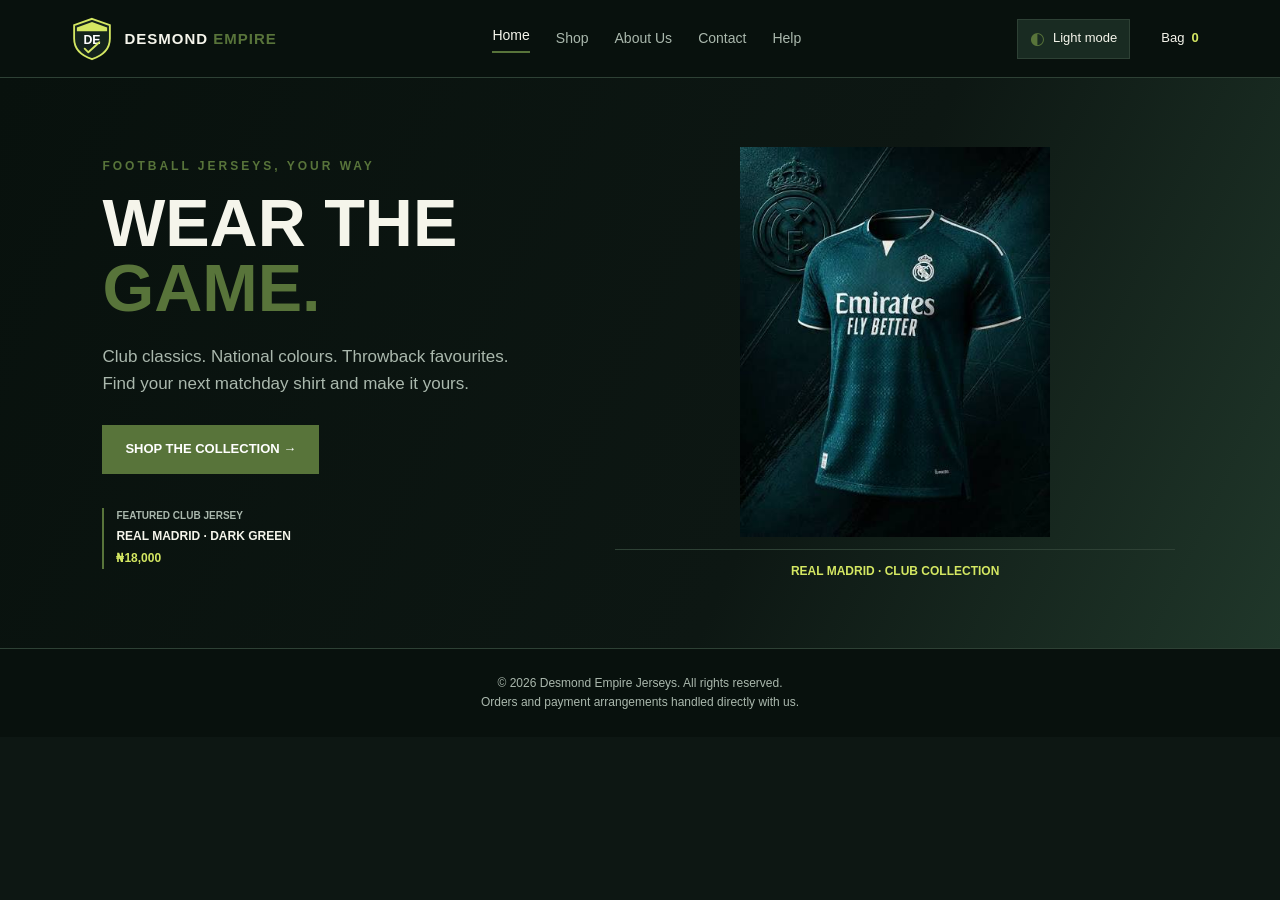
<file: Jersey website/index.html>
<!DOCTYPE html>
<html lang="en" data-theme="dark">
<head>
  <meta charset="UTF-8">
  <meta name="viewport" content="width=device-width, initial-scale=1.0">
  <meta name="description" content="Desmond Empire Jerseys. Find your next matchday shirt and browse club, national, and retro collections.">
  <title>Desmond Empire Jerseys</title>
  <link rel="stylesheet" href="style.css">
  <link rel="stylesheet" href="site.css">
</head>
<body>
  <header class="navbar">
    <a href="index.html" class="brand" aria-label="Desmond Empire Jerseys home">
      <img src="images/brand-mark.svg" alt="" class="brand-mark">
      <span>DESMOND <b>EMPIRE</b></span>
    </a>
    <button class="menu-toggle" id="menuToggle" aria-label="Toggle navigation" aria-expanded="false">☰</button>
    <nav id="navMenu" aria-label="Main navigation">
      <a href="index.html" aria-current="page">Home</a>
      <a href="shop.html">Shop</a>
      <a href="about.html">About Us</a>
      <a href="contact.html">Contact</a>
      <a href="help.html">Help</a>
    </nav>
    <button class="theme-toggle" id="themeToggle" type="button" aria-pressed="false" aria-label="Switch to light mode">
      <span aria-hidden="true">◐</span><span class="theme-label">Light mode</span>
    </button>
    <button class="bag-button" id="cartOpen" type="button" aria-haspopup="dialog" aria-controls="cartDialog">
      Bag <span class="bag-count" id="cartCount">0</span>
    </button>
  </header>

  <main>
    <section class="hero" id="home">
      <div class="hero-content">
        <p class="eyebrow">FOOTBALL JERSEYS, YOUR WAY</p>
        <h1>WEAR THE<br><span>GAME.</span></h1>
        <p>Club classics. National colours. Throwback favourites. Find your next matchday shirt and make it yours.</p>
        <a href="shop.html" class="btn">SHOP THE COLLECTION <span aria-hidden="true">→</span></a>
        <div class="hero-feature-meta">
          <span>FEATURED CLUB JERSEY</span>
          <strong>REAL MADRID · DARK GREEN</strong>
          <span>₦18,000</span>
        </div>
      </div>
      <figure class="hero-image">
        <img src="images/real-madrid-jersey.jpg" alt="Real Madrid dark green football jersey">
        <figcaption class="image-credit">REAL MADRID · CLUB COLLECTION</figcaption>
      </figure>
    </section>

  </main>

  <dialog class="store-dialog cart-dialog" id="cartDialog" aria-labelledby="cartTitle">
    <div class="dialog-header">
      <div>
        <p class="eyebrow">YOUR SELECTION</p>
        <h2 id="cartTitle">Shopping bag</h2>
      </div>
      <div class="cart-header-actions">
        <button class="clear-bag-button" id="clearBag" type="button" disabled>CLEAR BAG</button>
        <button class="icon-button" type="button" data-close-dialog aria-label="Close bag">×</button>
      </div>
    </div>
    <div class="dialog-content" id="cartItems"></div>
    <form class="cart-summary" id="checkoutDetails">
      <div class="cart-total-row"><span>Estimated total</span><strong id="cartTotal">₦0</strong></div>
      <div class="checkout-fields">
        <label for="checkoutName">Full name</label>
        <input id="checkoutName" name="name" autocomplete="name" maxlength="100" required>
        <label for="checkoutPhone">Phone number</label>
        <input id="checkoutPhone" name="phone" type="tel" autocomplete="tel" maxlength="40" required>
        <label for="checkoutAddress">Delivery address</label>
        <textarea id="checkoutAddress" name="address" autocomplete="street-address" maxlength="500" rows="2" required></textarea>
      </div>
      <div class="checkout-actions">
        <button class="btn" type="submit" name="order-channel" value="whatsapp" disabled>CONTINUE TO WHATSAPP</button>
        <button class="btn btn-outline" type="submit" name="order-channel" value="email" disabled>EMAIL ORDER</button>
      </div>
      <p>Choose either option to open a ready-to-send order. Availability, delivery charges, and final arrangements are confirmed with us.</p>
    </form>
  </dialog>

  <dialog class="store-dialog email-draft-dialog" id="emailDraftDialog" aria-labelledby="emailDraftTitle">
    <div class="dialog-header">
      <div>
        <p class="eyebrow">ORDER EMAIL</p>
        <h2 id="emailDraftTitle">Your email draft</h2>
      </div>
      <button class="icon-button" type="button" data-close-dialog aria-label="Close email draft">×</button>
    </div>
    <div class="email-draft-content">
      <label for="emailOrderRecipient">To</label>
      <input id="emailOrderRecipient" type="email" value="Nifemidesmond28@gmail.com" readonly>
      <label for="emailOrderSubject">Subject</label>
      <input id="emailOrderSubject" type="text" readonly>
      <label for="emailOrderBody">Order details</label>
      <textarea id="emailOrderBody" rows="12" readonly></textarea>
      <div class="email-draft-actions">
        <a class="btn" id="openEmailApp" href="mailto:Nifemidesmond28@gmail.com">OPEN EMAIL APP</a>
        <button class="btn btn-outline" id="copyEmailDraft" type="button">COPY DETAILS</button>
      </div>
      <p id="emailCopyStatus" class="email-copy-status" aria-live="polite">Opening your email app creates a draft. You still need to send it.</p>
    </div>
  </dialog>

  <dialog class="store-dialog product-dialog" id="productDialog" aria-labelledby="productDialogTitle">
    <button class="icon-button product-dialog-close" type="button" data-close-dialog aria-label="Close product details">×</button>
    <div id="productDetails"></div>
  </dialog>

  <footer>
    <p>© <span id="year"></span> Desmond Empire Jerseys. All rights reserved.</p>
    <p>Orders and payment arrangements handled directly with us.</p>
  </footer>
  <script src="script.js"></script>
</body>
</html>
</file>
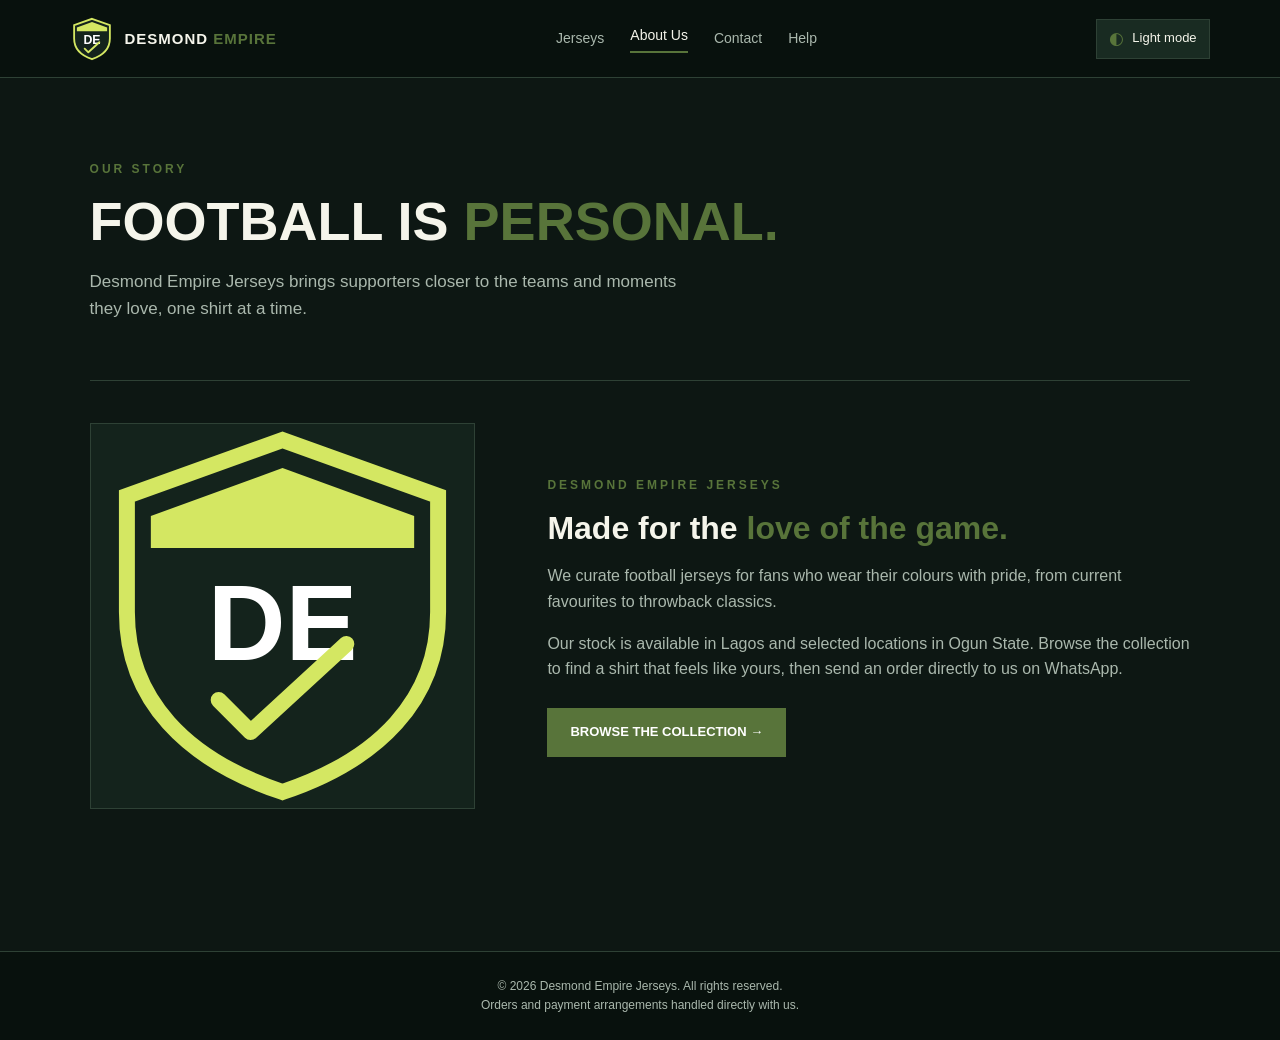
<file: Jersey website/about.html>
<!DOCTYPE html>
<html lang="en" data-theme="dark">
<head>
  <meta charset="UTF-8">
  <meta name="viewport" content="width=device-width, initial-scale=1.0">
  <meta name="description" content="Learn about Desmond Empire Jerseys and our football shirt collection.">
  <title>About Us | Desmond Empire Jerseys</title>
  <link rel="stylesheet" href="style.css">
  <link rel="stylesheet" href="site.css">
</head>
<body>
  <header class="navbar">
    <a href="index.html" class="brand" aria-label="Desmond Empire Jerseys home">
      <img src="images/brand-mark.svg" alt="" class="brand-mark">
      <span>DESMOND <b>EMPIRE</b></span>
    </a>
    <button class="menu-toggle" id="menuToggle" aria-label="Toggle navigation" aria-expanded="false">☰</button>
    <nav id="navMenu" aria-label="Main navigation">
      <a href="index.html">Jerseys</a>
      <a href="about.html" aria-current="page">About Us</a>
      <a href="contact.html">Contact</a>
      <a href="help.html">Help</a>
    </nav>
    <button class="theme-toggle" id="themeToggle" type="button" aria-pressed="false" aria-label="Switch to light mode">
      <span aria-hidden="true">◐</span><span class="theme-label">Light mode</span>
    </button>
  </header>

  <main class="inner-page about-page">
    <section class="page-heading">
      <p class="eyebrow">OUR STORY</p>
      <h1>FOOTBALL IS <span>PERSONAL.</span></h1>
      <p>Desmond Empire Jerseys brings supporters closer to the teams and moments they love, one shirt at a time.</p>
    </section>
    <section class="about-content">
      <div class="about-logo-panel">
        <img src="images/brand-mark.svg" alt="Desmond Empire Jerseys monogram">
      </div>
      <div class="about-copy">
        <p class="eyebrow">DESMOND EMPIRE JERSEYS</p>
        <h2>Made for the <span>love of the game.</span></h2>
        <p>We curate football jerseys for fans who wear their colours with pride, from current favourites to throwback classics.</p>
        <p>Our stock is available in Lagos and selected locations in Ogun State. Browse the collection to find a shirt that feels like yours, then send an order directly to us on WhatsApp.</p>
        <a class="btn" href="shop.html">BROWSE THE COLLECTION <span aria-hidden="true">→</span></a>
      </div>
    </section>
  </main>

  <footer>
    <p>© <span id="year"></span> Desmond Empire Jerseys. All rights reserved.</p>
    <p>Orders and payment arrangements handled directly with us.</p>
  </footer>
  <script src="script.js"></script>
</body>
</html>
</file>
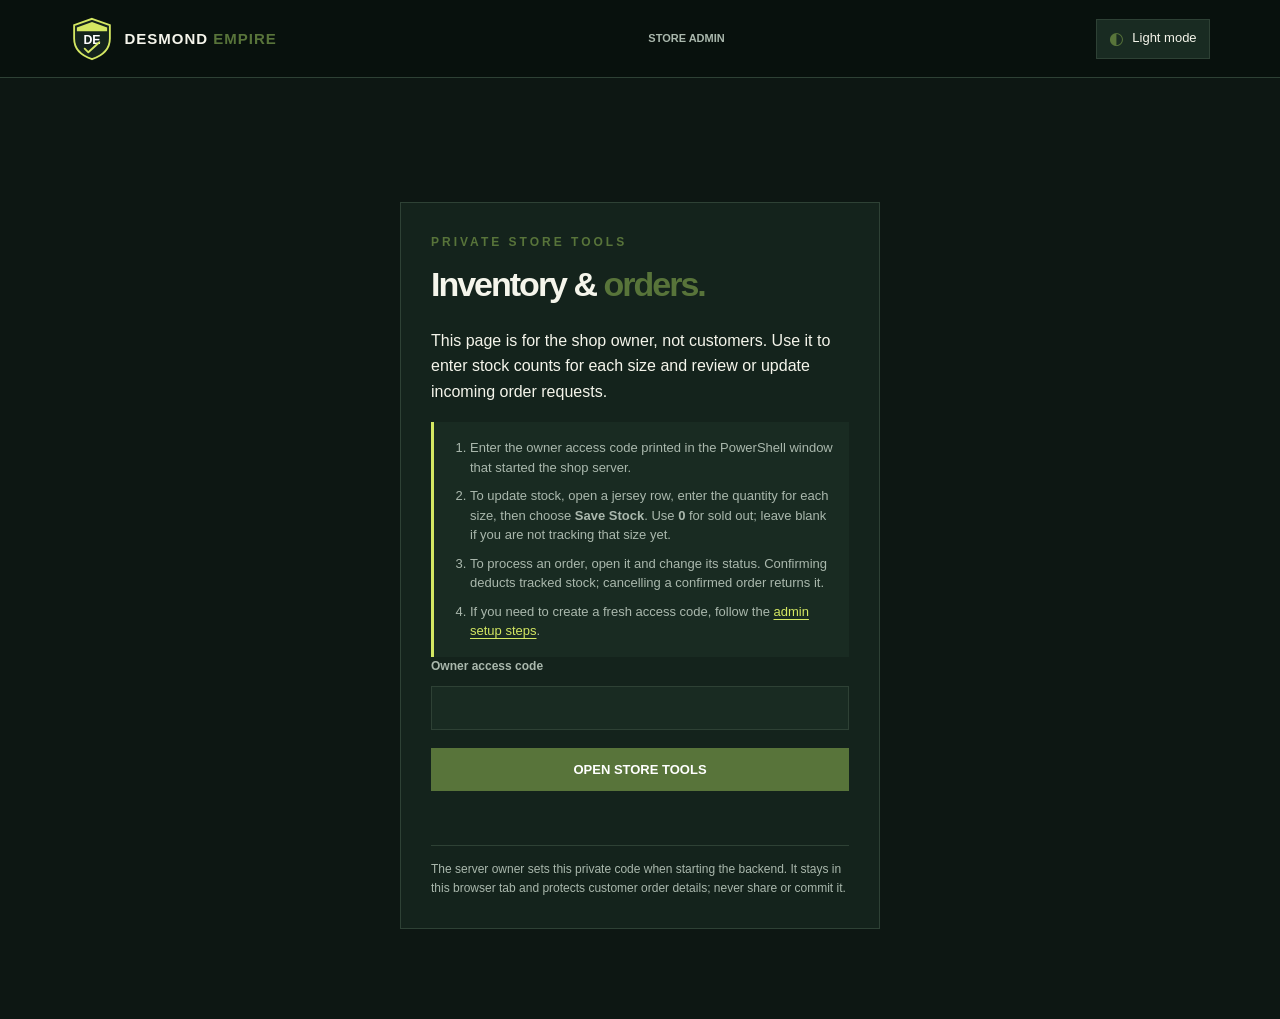
<file: Jersey website/admin.html>
<!DOCTYPE html>
<html lang="en" data-theme="dark">
<head>
  <meta charset="UTF-8">
  <meta name="viewport" content="width=device-width, initial-scale=1.0">
  <meta name="robots" content="noindex, nofollow">
  <title>Store Admin | Desmond Empire Jerseys</title>
  <link rel="stylesheet" href="style.css">
  <link rel="stylesheet" href="site.css">
</head>
<body class="admin-body">
  <header class="navbar admin-navbar">
    <a href="index.html" class="brand" aria-label="Back to Desmond Empire Jerseys">
      <img src="images/brand-mark.svg" alt="" class="brand-mark">
      <span>DESMOND <b>EMPIRE</b></span>
    </a>
    <span class="admin-label">STORE ADMIN</span>
    <button class="theme-toggle" id="themeToggle" type="button" aria-pressed="false" aria-label="Switch to light mode">
      <span aria-hidden="true">◐</span><span class="theme-label">Light mode</span>
    </button>
  </header>

  <main class="admin-main">
    <section class="admin-login" id="adminLoginSection">
      <p class="eyebrow">PRIVATE STORE TOOLS</p>
      <h1>Inventory &amp; <span>orders.</span></h1>
      <p class="admin-intro">This page is for the shop owner, not customers. Use it to enter stock counts for each size and review or update incoming order requests.</p>
      <ol class="admin-quick-guide">
        <li>Enter the owner access code printed in the PowerShell window that started the shop server.</li>
        <li>To update stock, open a jersey row, enter the quantity for each size, then choose <strong>Save Stock</strong>. Use <strong>0</strong> for sold out; leave blank if you are not tracking that size yet.</li>
        <li>To process an order, open it and change its status. Confirming deducts tracked stock; cancelling a confirmed order returns it.</li>
        <li>If you need to create a fresh access code, follow the <a href="ADMIN-SETUP.md" target="_blank" rel="noreferrer">admin setup steps</a>.</li>
      </ol>
      <form id="adminLoginForm" class="admin-login-form">
        <label for="adminToken">Owner access code</label>
        <input id="adminToken" type="password" autocomplete="current-password" required>
        <button class="btn" type="submit">OPEN STORE TOOLS</button>
      </form>
      <p id="adminMessage" class="admin-message" aria-live="polite"></p>
      <p class="admin-security-note">The server owner sets this private code when starting the backend. It stays in this browser tab and protects customer order details; never share or commit it.</p>
    </section>

    <section id="adminDashboard" class="admin-dashboard" hidden>
      <div class="admin-page-heading">
        <div>
          <p class="eyebrow">STORE MANAGEMENT</p>
          <h1>Inventory &amp; <span>orders.</span></h1>
        </div>
        <button class="text-button" id="adminSignOut" type="button">SIGN OUT</button>
      </div>
      <p id="dashboardMessage" class="admin-message" aria-live="polite"></p>

      <section class="admin-how-to" aria-labelledby="adminHowToTitle">
        <h2 id="adminHowToTitle">Quick guide</h2>
        <ol>
          <li>Open a product row. Enter how many you have in each size, then choose <strong>Save Stock</strong>.</li>
          <li>Leave a size blank if you are not tracking it. Enter <strong>0</strong> if sold out.</li>
          <li>Open an order under Recent orders to review the jersey, size, badge, customer, and delivery address.</li>
          <li>Confirm only when ready; confirmation deducts stock. Mark it dispatched after sending, or completed when done. Cancelling a confirmed order restores stock.</li>
        </ol>
      </section>

      <section class="admin-section" aria-labelledby="inventoryTitle">
        <div class="admin-section-heading">
          <div>
            <p class="eyebrow">PRODUCTS</p>
            <h2 id="inventoryTitle">Size-level stock</h2>
          </div>
          <button class="text-button" id="refreshAdmin" type="button">REFRESH</button>
        </div>
        <p class="admin-help">Blank means stock is not tracked. Enter a count, including 0 when sold out, then save the product.</p>
        <div id="inventoryList" class="admin-inventory-list"></div>
      </section>

      <section class="admin-section" aria-labelledby="ordersTitle">
        <div class="admin-section-heading">
          <div>
            <p class="eyebrow">WHATSAPP CHECKOUT REQUESTS</p>
            <h2 id="ordersTitle">Recent orders</h2>
          </div>
        </div>
        <div id="ordersList" class="admin-orders-list"></div>
      </section>
    </section>
  </main>

  <script src="script.js"></script>
  <script src="admin.js"></script>
</body>
</html>
</file>
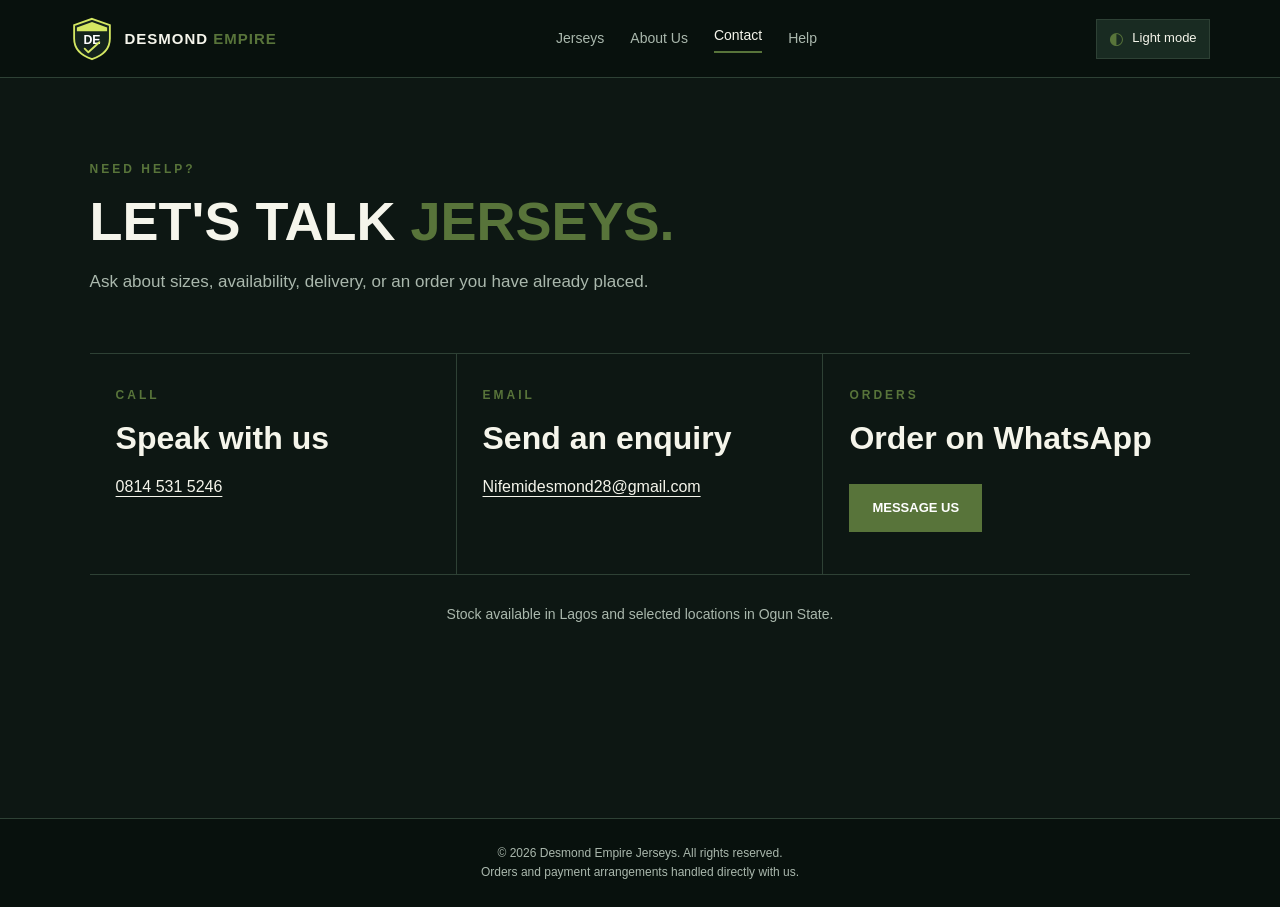
<file: Jersey website/contact.html>
<!DOCTYPE html>
<html lang="en" data-theme="dark">
<head>
  <meta charset="UTF-8">
  <meta name="viewport" content="width=device-width, initial-scale=1.0">
  <meta name="description" content="Contact Desmond Empire Jerseys about an order or jersey availability.">
  <title>Contact | Desmond Empire Jerseys</title>
  <link rel="stylesheet" href="style.css">
  <link rel="stylesheet" href="site.css">
</head>
<body>
  <header class="navbar">
    <a href="index.html" class="brand" aria-label="Desmond Empire Jerseys home">
      <img src="images/brand-mark.svg" alt="" class="brand-mark">
      <span>DESMOND <b>EMPIRE</b></span>
    </a>
    <button class="menu-toggle" id="menuToggle" aria-label="Toggle navigation" aria-expanded="false">☰</button>
    <nav id="navMenu" aria-label="Main navigation">
      <a href="index.html">Jerseys</a>
      <a href="about.html">About Us</a>
      <a href="contact.html" aria-current="page">Contact</a>
      <a href="help.html">Help</a>
    </nav>
    <button class="theme-toggle" id="themeToggle" type="button" aria-pressed="false" aria-label="Switch to light mode">
      <span aria-hidden="true">◐</span><span class="theme-label">Light mode</span>
    </button>
  </header>

  <main class="inner-page contact-page">
    <section class="page-heading">
      <p class="eyebrow">NEED HELP?</p>
      <h1>LET'S TALK <span>JERSEYS.</span></h1>
      <p>Ask about sizes, availability, delivery, or an order you have already placed.</p>
    </section>
    <section class="contact-options">
      <article class="contact-option">
        <p class="eyebrow">CALL</p>
        <h2>Speak with us</h2>
        <a href="tel:08145315246">0814 531 5246</a>
      </article>
      <article class="contact-option">
        <p class="eyebrow">EMAIL</p>
        <h2>Send an enquiry</h2>
        <a href="mailto:Nifemidesmond28@gmail.com">Nifemidesmond28@gmail.com</a>
      </article>
      <article class="contact-option">
        <p class="eyebrow">ORDERS</p>
        <h2>Order on WhatsApp</h2>
        <a class="btn" href="https://wa.me/2348145315246" target="_blank" rel="noreferrer">MESSAGE US</a>
      </article>
    </section>
    <p class="stock-note">Stock available in Lagos and selected locations in Ogun State.</p>
  </main>

  <footer>
    <p>© <span id="year"></span> Desmond Empire Jerseys. All rights reserved.</p>
    <p>Orders and payment arrangements handled directly with us.</p>
  </footer>
  <script src="script.js"></script>
</body>
</html>
</file>
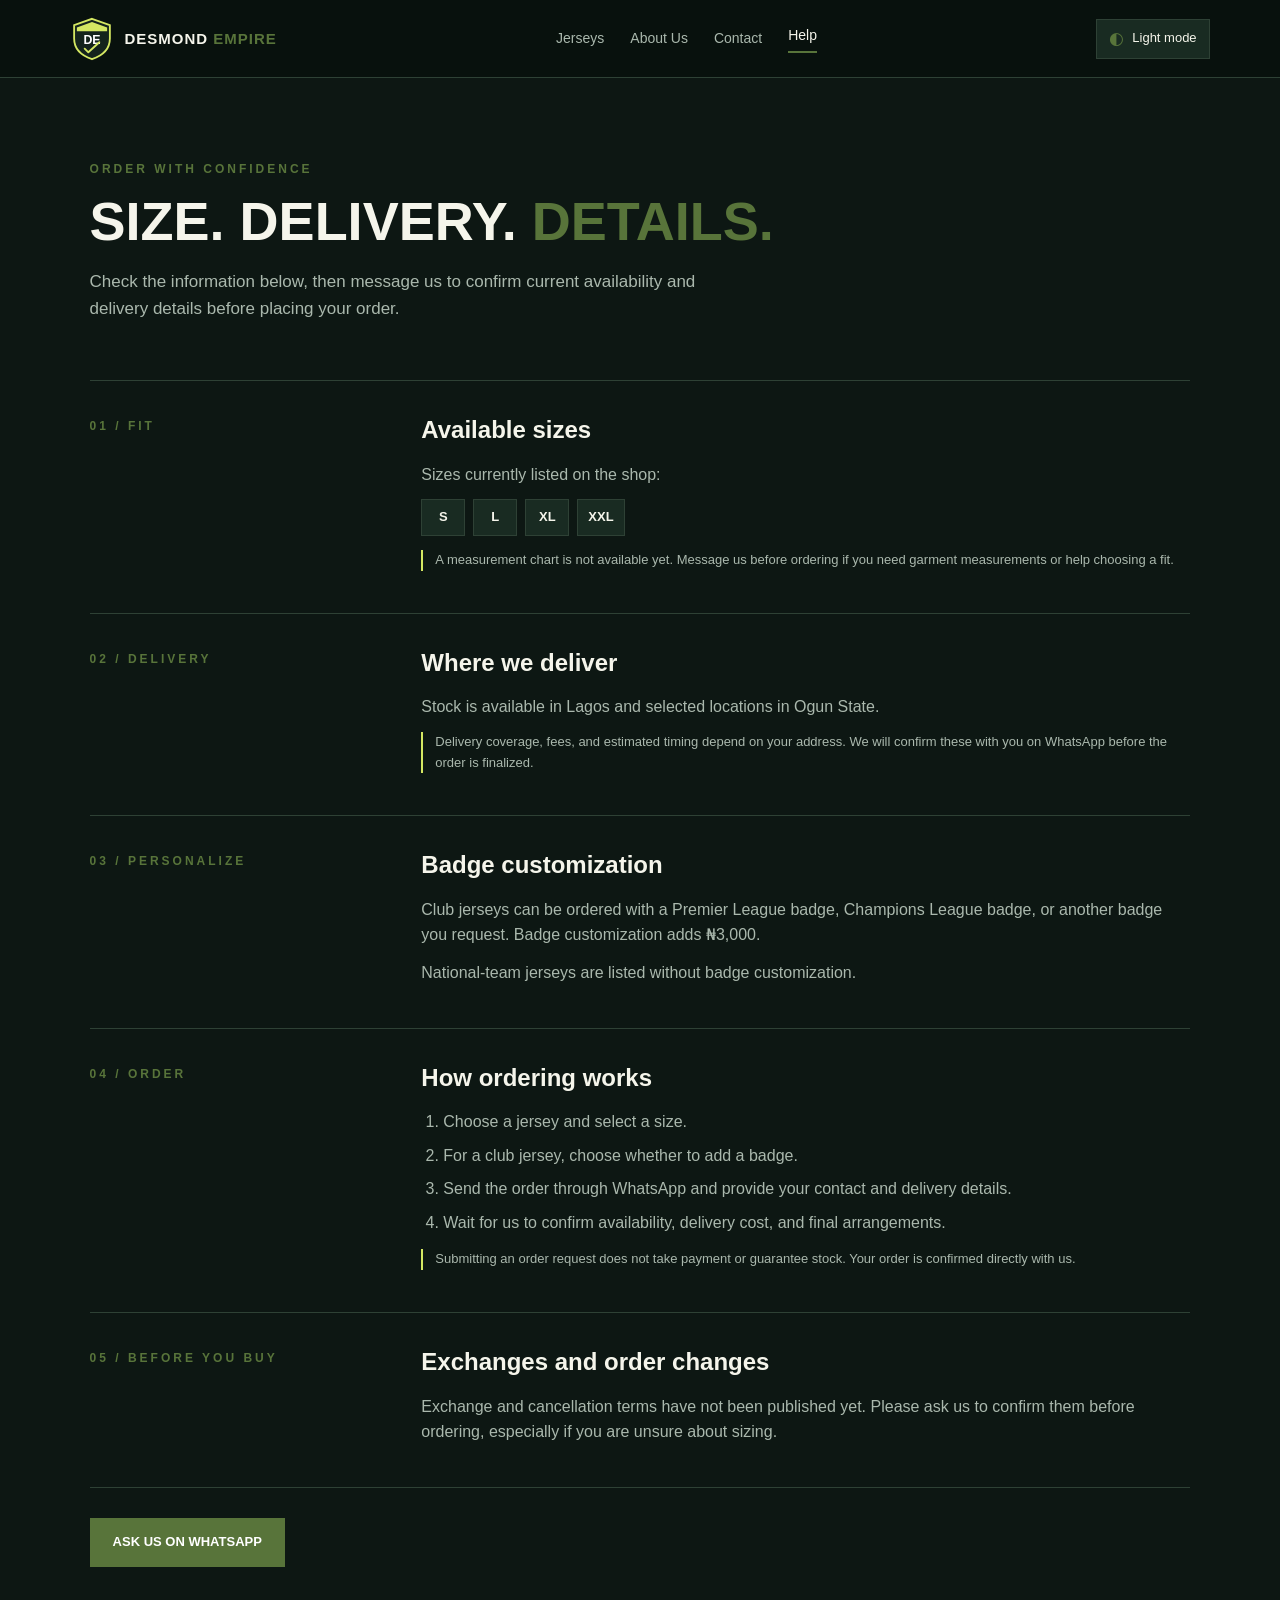
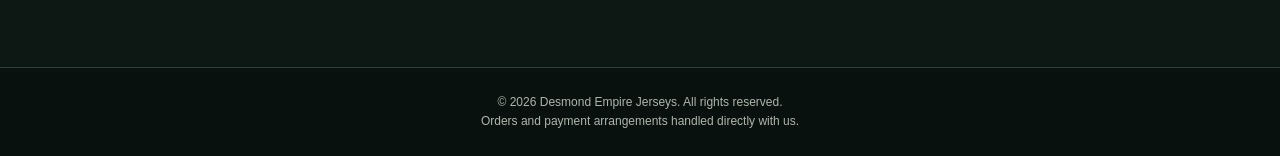
<file: Jersey website/help.html>
<!DOCTYPE html>
<html lang="en" data-theme="dark">
<head>
  <meta charset="UTF-8">
  <meta name="viewport" content="width=device-width, initial-scale=1.0">
  <meta name="description" content="Jersey sizing, delivery, badge customization, and ordering information for Desmond Empire Jerseys.">
  <title>Help & Ordering | Desmond Empire Jerseys</title>
  <link rel="stylesheet" href="style.css">
  <link rel="stylesheet" href="site.css">
</head>
<body>
  <header class="navbar">
    <a href="index.html" class="brand" aria-label="Desmond Empire Jerseys home">
      <img src="images/brand-mark.svg" alt="" class="brand-mark">
      <span>DESMOND <b>EMPIRE</b></span>
    </a>
    <button class="menu-toggle" id="menuToggle" aria-label="Toggle navigation" aria-expanded="false">☰</button>
    <nav id="navMenu" aria-label="Main navigation">
      <a href="index.html">Jerseys</a>
      <a href="about.html">About Us</a>
      <a href="contact.html">Contact</a>
      <a href="help.html" aria-current="page">Help</a>
    </nav>
    <button class="theme-toggle" id="themeToggle" type="button" aria-pressed="false" aria-label="Switch to light mode">
      <span aria-hidden="true">◐</span><span class="theme-label">Light mode</span>
    </button>
  </header>

  <main class="inner-page help-page">
    <section class="page-heading">
      <p class="eyebrow">ORDER WITH CONFIDENCE</p>
      <h1>SIZE. DELIVERY. <span>DETAILS.</span></h1>
      <p>Check the information below, then message us to confirm current availability and delivery details before placing your order.</p>
    </section>

    <div class="help-sections">
      <section class="help-section" aria-labelledby="sizesTitle">
        <p class="eyebrow">01 / FIT</p>
        <h2 id="sizesTitle">Available sizes</h2>
        <p>Sizes currently listed on the shop:</p>
        <ul class="size-list" aria-label="Available jersey sizes">
          <li>S</li>
          <li>L</li>
          <li>XL</li>
          <li>XXL</li>
        </ul>
        <p class="help-note">A measurement chart is not available yet. Message us before ordering if you need garment measurements or help choosing a fit.</p>
      </section>

      <section class="help-section" aria-labelledby="deliveryTitle">
        <p class="eyebrow">02 / DELIVERY</p>
        <h2 id="deliveryTitle">Where we deliver</h2>
        <p>Stock is available in Lagos and selected locations in Ogun State.</p>
        <p class="help-note">Delivery coverage, fees, and estimated timing depend on your address. We will confirm these with you on WhatsApp before the order is finalized.</p>
      </section>

      <section class="help-section" aria-labelledby="customTitle">
        <p class="eyebrow">03 / PERSONALIZE</p>
        <h2 id="customTitle">Badge customization</h2>
        <p>Club jerseys can be ordered with a Premier League badge, Champions League badge, or another badge you request. Badge customization adds ₦3,000.</p>
        <p>National-team jerseys are listed without badge customization.</p>
      </section>

      <section class="help-section" aria-labelledby="orderTitle">
        <p class="eyebrow">04 / ORDER</p>
        <h2 id="orderTitle">How ordering works</h2>
        <ol class="order-steps">
          <li>Choose a jersey and select a size.</li>
          <li>For a club jersey, choose whether to add a badge.</li>
          <li>Send the order through WhatsApp and provide your contact and delivery details.</li>
          <li>Wait for us to confirm availability, delivery cost, and final arrangements.</li>
        </ol>
        <p class="help-note">Submitting an order request does not take payment or guarantee stock. Your order is confirmed directly with us.</p>
      </section>

      <section class="help-section" aria-labelledby="changesTitle">
        <p class="eyebrow">05 / BEFORE YOU BUY</p>
        <h2 id="changesTitle">Exchanges and order changes</h2>
        <p>Exchange and cancellation terms have not been published yet. Please ask us to confirm them before ordering, especially if you are unsure about sizing.</p>
      </section>
    </div>

    <a class="btn help-contact" href="https://wa.me/2348145315246" target="_blank" rel="noreferrer">ASK US ON WHATSAPP</a>
  </main>

  <footer>
    <p>© <span id="year"></span> Desmond Empire Jerseys. All rights reserved.</p>
    <p>Orders and payment arrangements handled directly with us.</p>
  </footer>
  <script src="script.js"></script>
</body>
</html>
</file>
<file: Jersey website/style.css>
/* DESMOND EMPIRE JERSEYS */

:root {
  --dark: #111318;
  --card: #1b1e25;
  --red: #e53935;
  --white: #ffffff;
  --muted: #b8bac3;
}

* {
  margin: 0;
  padding: 0;
  box-sizing: border-box;
}

html {
  scroll-behavior: smooth;
  scroll-padding-top: 90px;
}

body {
  font-family: Arial, Helvetica, sans-serif;
  background: var(--dark);
  color: var(--white);
  line-height: 1.6;
}

a {
  color: inherit;
  text-decoration: none;
}

.navbar {
  min-height: 78px;
  padding: 15px 7%;
  display: flex;
  justify-content: space-between;
  align-items: center;
  gap: 20px;
  background: #0b0c0f;
  position: sticky;
  top: 0;
  z-index: 10;
}

.brand {
  display: flex;
  align-items: center;
  gap: 12px;
  font-size: 15px;
  font-weight: 800;
  letter-spacing: 1px;
}

.brand b,
h1 span,
h2 span {
  color: var(--red);
}

.logo-placeholder {
  width: 46px;
  height: 46px;
  border: 1px dashed var(--red);
  display: grid;
  place-items: center;
  text-align: center;
  font-size: 8px;
  color: var(--muted);
}

.navbar nav {
  display: flex;
  align-items: center;
  gap: 28px;
}

.navbar nav a {
  font-size: 14px;
  color: var(--muted);
}

.navbar nav a:hover {
  color: var(--red);
}

.menu-toggle {
  display: none;
  color: white;
  background: none;
  border: 0;
  font-size: 27px;
  cursor: pointer;
}

.hero {
  min-height: 540px;
  padding: 65px 7%;
  display: grid;
  grid-template-columns: 1fr 1fr;
  align-items: center;
  gap: 40px;
  background: radial-gradient(ellipse at 80% 45%,
    #302027 0%, #111318 65%);
}

.hero-content {
  max-width: 550px;
}

.eyebrow {
  color: var(--red);
  font-weight: bold;
  font-size: 12px;
  letter-spacing: 3px;
  margin-bottom: 14px;
}

h1 {
  font-size: clamp(44px, 6vw, 76px);
  line-height: 1.04;
  letter-spacing: -2px;
  margin-bottom: 22px;
}

.hero-content > p:not(.eyebrow) {
  color: var(--muted);
  max-width: 430px;
  margin-bottom: 28px;
}

.btn {
  display: inline-block;
  background: var(--red);
  color: white;
  padding: 13px 22px;
  border: 1px solid var(--red);
  font-weight: bold;
  font-size: 13px;
  cursor: pointer;
  text-align: center;
  transition: 0.2s;
}

.btn:hover {
  background: #bf2724;
  border-color: #bf2724;
  transform: translateY(-2px);
}

.btn-outline {
  background: transparent;
  margin-left: 8px;
}

.btn-outline:hover {
  background: var(--red);
}

.hero-image {
  width: 100%;
  max-width: 500px;
  justify-self: center;
}

.image-placeholder {
  aspect-ratio: 4 / 5;
  min-height: 280px;
  border: 1px dashed #62636c;
  background: linear-gradient(145deg, #242730, #111318);
  display: flex;
  flex-direction: column;
  align-items: center;
  justify-content: center;
  gap: 8px;
  text-align: center;
  color: var(--muted);
  padding: 20px;
}

.image-placeholder span {
  font-size: 12px;
  font-weight: bold;
}

.image-placeholder small {
  font-size: 11px;
}

.section {
  padding: 80px 7%;
}

.section-heading {
  text-align: center;
  margin-bottom: 38px;
}

.section-heading h2,
.contact h2 {
  font-size: clamp(28px, 4vw, 42px);
  line-height: 1.2;
  margin-bottom: 12px;
}

.section-heading > p:last-child,
.contact > p:not(.eyebrow) {
  color: var(--muted);
}

.product-grid {
  display: grid;
  grid-template-columns: repeat(3, minmax(0, 1fr));
  gap: 24px;
}

.product-card {
  background: var(--card);
  border: 1px solid #30323b;
  overflow: hidden;
}

.product-image {
  width: 100%;
  aspect-ratio: 4 / 4.5;
  background: #252832;
  display: grid;
  place-items: center;
  padding: 18px;
  color: var(--muted);
  text-align: center;
  font-size: 12px;
  border-bottom: 1px solid #30323b;
}

.product-image img {
  width: 100%;
  height: 100%;
  object-fit: contain;
}

.product-info {
  padding: 20px;
}

.product-info h3 {
  font-size: 18px;
  margin-bottom: 5px;
}

.product-info p {
  color: var(--muted);
  font-size: 13px;
  margin-bottom: 12px;
}

.product-price {
  font-size: 18px;
  font-weight: bold;
  margin-bottom: 16px;
}

.product-info .btn {
  width: 100%;
}

.collection-tagline {
  text-align: center;
  margin-top: 35px;
  color: #e53935;
  font-size: 12px;
  font-weight: bold;
  letter-spacing: 2px;
}

.stock-note {
  margin-top: 18px;
  color: var(--muted);
  text-align: center;
  font-size: 14px;
}

.how {
  background: #171920;
}

.steps {
  display: grid;
  grid-template-columns: repeat(3, minmax(0, 1fr));
  gap: 22px;
}

.step {
  padding: 26px;
  border: 1px solid #333540;
  background: var(--dark);
}

.step h3 {
  color: var(--red);
  margin-bottom: 12px;
}

.step p {
  color: var(--muted);
  font-size: 14px;
}

.contact {
  text-align: center;
}

.contact > p:not(.eyebrow) {
  margin-bottom: 25px;
}

footer {
  text-align: center;
  padding: 25px 7%;
  border-top: 1px solid #30323b;
  color: var(--muted);
  font-size: 12px;
}

@media (max-width: 800px) {
  .navbar {
    padding: 14px 5%;
  }

  .menu-toggle {
    display: block;
  }

  .navbar nav {
    display: none;
    position: absolute;
    top: 100%;
    left: 0;
    width: 100%;
    padding: 20px 5%;
    background: #0b0c0f;
    flex-direction: column;
    align-items: flex-start;
    gap: 18px;
  }

  .navbar nav.open {
    display: flex;
  }

  .hero {
    grid-template-columns: 1fr;
    padding: 55px 6%;
  }

  .hero-image {
    max-width: 380px;
    width: 100%;
  }

  .product-grid {
    grid-template-columns: repeat(2, minmax(0, 1fr));
    gap: 14px;
  }

  .steps {
    grid-template-columns: 1fr;
  }

  .section {
    padding: 60px 5%;
  }
}

@media (max-width: 420px) {
  .brand {
    font-size: 12px;
    gap: 8px;
  }

  .logo-placeholder {
    width: 38px;
    height: 38px;
  }

  .product-grid {
    grid-template-columns: 1fr;
  }

  .product-card {
    max-width: 340px;
    width: 100%;
    margin: 0 auto;
  }

  .btn-outline {
    margin: 12px 0 0;
  }
}
</file>
<file: Jersey website/site.css>
:root {
  color-scheme: dark;
  --dark: #0d1713;
  --card: #14231c;
  --white: #f5f5eb;
  --muted: #aab8ad;
  --line: #2e4135;
  --nav: #08110d;
  --soft: #192b22;
  --hero-glow: #20372a;
  --red: #58743a;
  --accent: #d4e762;
}

:root[data-theme="light"] {
  color-scheme: light;
  --dark: #f0f2e9;
  --card: #ffffff;
  --white: #18231a;
  --muted: #59675b;
  --line: #d2dbcd;
  --nav: #fbfcf7;
  --soft: #e6eddf;
  --hero-glow: #dce8d1;
  --red: #4e6c32;
  --accent: #78922f;
}

body {
  background: var(--dark);
  color: var(--white);
  overflow-x: hidden;
  transition: background-color .2s ease, color .2s ease;
}

.navbar {
  min-height: 78px;
  padding: 12px 5.5%;
  display: flex;
  justify-content: space-between;
  background: var(--nav);
  border-bottom: 1px solid var(--line);
  transition: background-color .2s ease;
}

.brand {
  flex: 0 0 auto;
  gap: 10px;
  letter-spacing: 1px;
}

.brand-mark {
  display: block;
  width: 44px;
  height: 44px;
  object-fit: contain;
}

.navbar nav {
  justify-content: center;
  flex: 1 1 auto;
  gap: 26px;
}

.navbar nav a {
  color: var(--muted);
  transition: color .15s ease;
}

.navbar nav a[aria-current="page"],
.navbar nav a:hover {
  color: var(--white);
}

.navbar nav a[aria-current="page"]::after {
  content: "";
  display: block;
  height: 2px;
  margin-top: 4px;
  background: var(--red);
}

.theme-toggle {
  flex: 0 0 auto;
  display: inline-flex;
  align-items: center;
  gap: 8px;
  min-height: 40px;
  padding: 0 12px;
  color: var(--white);
  background: var(--soft);
  border: 1px solid var(--line);
  font: inherit;
  font-size: 13px;
  cursor: pointer;
}

.theme-toggle > span:first-child {
  color: var(--red);
  font-size: 17px;
}

.bag-button {
  flex: 0 0 auto;
  display: inline-flex;
  align-items: center;
  gap: 7px;
  min-height: 40px;
  padding: 0 11px;
  color: var(--white);
  background: none;
  border: 0;
  font: inherit;
  font-size: 13px;
  cursor: pointer;
}

.bag-count {
  min-width: 0;
  padding: 0;
  color: var(--accent);
  background: transparent;
  text-align: center;
  font-size: 13px;
  font-weight: 700;
}

.menu-toggle {
  color: var(--white);
}

.hero {
  min-height: 570px;
  padding: 58px 8%;
  grid-template-columns: minmax(0, .9fr) minmax(320px, 1.1fr);
  gap: 48px;
  color: var(--white);
  background: linear-gradient(115deg, var(--nav) 0%, var(--dark) 62%, var(--hero-glow) 100%);
}

.hero-content h1 {
  max-width: 560px;
  font-size: clamp(54px, 5.2vw, 76px);
  letter-spacing: 0;
  margin-bottom: 22px;
  line-height: .98;
}

.hero-content > p:not(.eyebrow) {
  font-size: 17px;
  max-width: 440px;
}

.hero-feature-meta {
  display: grid;
  gap: 3px;
  margin-top: 34px;
  padding-left: 12px;
  border-left: 2px solid var(--red);
  font-size: 12px;
}

.hero-feature-meta span:first-child {
  color: var(--muted);
  font-size: 10px;
  font-weight: 700;
  text-transform: uppercase;
}

.hero-feature-meta strong {
  color: var(--white);
}

.hero-feature-meta span:last-child {
  color: var(--accent);
  font-weight: 700;
}

.hero-image {
  width: 100%;
  max-width: 560px;
  justify-self: center;
  margin: 0;
}

.hero-image img {
  display: block;
  width: 100%;
  max-height: 390px;
  height: auto;
  object-fit: contain;
  border: 0;
  background: transparent;
}

.image-credit {
  margin-top: 12px;
  padding-top: 12px;
  border-top: 1px solid var(--line);
  color: var(--accent);
  text-align: center;
  font-size: 12px;
  font-weight: 700;
  line-height: 1.5;
  text-transform: uppercase;
}

.image-credit a {
  text-decoration: underline;
  text-underline-offset: 2px;
}

.btn {
  color: #fff;
  background: var(--red);
  border-color: var(--red);
}

.btn:hover {
  background: #405b2a;
  border-color: #405b2a;
}

.section {
  padding: 76px 7%;
}

.section-heading h2,
.contact h2 {
  font-size: 40px;
  letter-spacing: 0;
}

.section-heading > p:last-child {
  max-width: 640px;
  margin: 0 auto;
}

.search-form {
  display: flex;
  max-width: 560px;
  margin: 0 auto 8px;
  gap: 8px;
}

.search-form input {
  width: 100%;
  min-width: 0;
  min-height: 48px;
  padding: 11px 14px;
  color: var(--white);
  background: var(--card);
  border: 1px solid var(--line);
  border-radius: 0;
  font: inherit;
}

.search-form input:focus {
  outline: 2px solid var(--red);
  outline-offset: 2px;
}

.search-button {
  display: inline-flex;
  flex: 0 0 auto;
  align-items: center;
  gap: 7px;
}

.search-button span {
  font-size: 20px;
  line-height: 1;
}

.search-status {
  min-height: 24px;
  margin: 0 auto 18px;
  color: var(--muted);
  text-align: center;
  font-size: 13px;
}

.shop-filters {
  display: flex;
  justify-content: center;
  flex-wrap: wrap;
  gap: 6px;
  margin: 24px auto 12px;
}

.filter-button {
  min-height: 40px;
  padding: 0 16px;
  color: var(--muted);
  background: transparent;
  border: 1px solid var(--line);
  font: inherit;
  font-size: 13px;
  cursor: pointer;
}

.filter-button:hover,
.filter-button.is-active {
  color: var(--white);
  border-color: var(--red);
  background: var(--card);
}

.product-grid {
  gap: 22px;
}

.product-card {
  background: var(--card);
  border-color: var(--line);
  transition: transform .18s ease, border-color .18s ease;
}

.product-card:hover {
  transform: translateY(-3px);
  border-color: var(--red);
}

.product-image {
  aspect-ratio: 4 / 4.6;
  background: var(--soft);
  border-color: var(--line);
}

.product-info p {
  color: var(--muted);
}

.product-info .catalog-number {
  color: var(--accent);
  font-size: 10px;
  font-weight: 700;
  letter-spacing: 1px;
  margin-bottom: 6px;
}

.product-image {
  position: relative;
}

.favorite-toggle {
  position: absolute;
  top: 10px;
  right: 10px;
  width: 38px;
  height: 38px;
  color: var(--white);
  background: var(--nav);
  border: 1px solid var(--line);
  font-size: 21px;
  line-height: 1;
  cursor: pointer;
}

.favorite-toggle.is-favorite {
  color: var(--accent);
  border-color: var(--accent);
}

.arrival-label {
  position: absolute;
  top: 12px;
  left: 12px;
  padding: 5px 8px;
  color: #fff;
  background: var(--red);
  font-size: 10px;
  font-weight: 700;
  text-transform: uppercase;
}

.product-price {
  color: var(--white);
}

.details-button {
  padding: 0;
  margin: 0 0 8px;
  color: var(--accent);
  background: transparent;
  border: 0;
  font: inherit;
  font-size: 11px;
  font-weight: 700;
  text-align: left;
  cursor: pointer;
}

.details-button:hover {
  text-decoration: underline;
  text-underline-offset: 3px;
}

.badge-label {
  display: flex;
  justify-content: space-between;
  gap: 8px;
  margin: 4px 0 6px;
  color: var(--muted);
  font-size: 12px;
}

.size-label {
  display: block;
  margin: 10px 0 6px;
  color: var(--muted);
  font-size: 12px;
}

.badge-label span {
  color: var(--red);
  font-weight: 700;
  white-space: nowrap;
}

.badge-select,
.size-select,
.custom-badge-input {
  width: 100%;
  min-height: 40px;
  margin-bottom: 14px;
  padding: 8px 10px;
  color: var(--white);
  background: var(--soft);
  border: 1px solid var(--line);
  border-radius: 0;
  font: inherit;
  font-size: 13px;
}

.custom-badge-input[hidden] {
  display: none;
}

.badge-select:focus,
.size-select:focus,
.custom-badge-input:focus {
  outline: 2px solid var(--red);
  outline-offset: 2px;
}

.stock-note {
  color: var(--muted);
}

.collection-tagline {
  letter-spacing: 1px;
}

footer {
  background: var(--nav);
  border-color: var(--line);
  color: var(--muted);
}

.inner-page {
  width: min(1120px, 86%);
  min-height: calc(100vh - 160px);
  margin: 0 auto;
  padding: 82px 0 100px;
}

.page-heading {
  max-width: 760px;
  margin-bottom: 58px;
}

.page-heading h1 {
  margin: 0 0 18px;
  font-size: 54px;
  line-height: 1.05;
  letter-spacing: 0;
}

.page-heading > p:last-child {
  max-width: 620px;
  color: var(--muted);
  font-size: 17px;
}

.about-content {
  display: grid;
  grid-template-columns: minmax(240px, .75fr) minmax(0, 1.25fr);
  gap: 72px;
  align-items: center;
  padding: 42px 0;
  border-top: 1px solid var(--line);
}

.about-logo-panel {
  min-height: 300px;
  display: grid;
  place-items: center;
  background: var(--card);
  border: 1px solid var(--line);
}

.about-logo-panel img {
  display: block;
  width: min(100%, 420px);
  height: auto;
  object-fit: contain;
}

.about-copy h2,
.contact-option h2 {
  margin: 0 0 16px;
  font-size: 32px;
  line-height: 1.2;
}

.about-copy > p:not(.eyebrow) {
  margin-bottom: 16px;
  color: var(--muted);
}

.about-copy .btn {
  margin-top: 10px;
}

.contact-options {
  display: grid;
  grid-template-columns: repeat(3, minmax(0, 1fr));
  border-top: 1px solid var(--line);
  border-bottom: 1px solid var(--line);
}

.contact-option {
  min-height: 220px;
  padding: 32px 26px;
  border-right: 1px solid var(--line);
}

.contact-option:last-child {
  border-right: 0;
}

.contact-option a:not(.btn) {
  color: var(--white);
  overflow-wrap: anywhere;
  text-decoration: underline;
  text-underline-offset: 4px;
}

.contact-option .btn {
  margin-top: 10px;
}

.contact-page .stock-note {
  margin-top: 28px;
}

.help-sections {
  border-top: 1px solid var(--line);
}

.help-section {
  display: grid;
  grid-template-columns: minmax(150px, .55fr) minmax(0, 1.45fr);
  column-gap: 40px;
  padding: 30px 0;
  border-bottom: 1px solid var(--line);
}

.help-section > .eyebrow {
  grid-column: 1;
  margin: 6px 0 0;
}

.help-section h2,
.help-section > p:not(.eyebrow),
.help-section .size-list,
.help-section .order-steps {
  grid-column: 2;
}

.help-section h2 {
  margin: 0 0 12px;
  font-size: 24px;
}

.help-section > p:not(.eyebrow) {
  margin: 0 0 12px;
  color: var(--muted);
}

.size-list {
  display: flex;
  gap: 8px;
  margin: 0 0 14px;
  list-style: none;
}

.size-list li {
  min-width: 44px;
  padding: 7px 10px;
  color: var(--white);
  background: var(--soft);
  border: 1px solid var(--line);
  text-align: center;
  font-size: 13px;
  font-weight: 700;
}

.help-section .help-note {
  padding-left: 12px;
  border-left: 2px solid var(--accent);
  font-size: 13px;
}

.order-steps {
  display: grid;
  gap: 8px;
  margin: 0 0 14px;
  padding-left: 22px;
  color: var(--muted);
}

.help-contact {
  margin-top: 30px;
}

.store-dialog {
  width: min(620px, 92vw);
  max-height: 88vh;
  padding: 0;
  color: var(--white);
  background: var(--card);
  border: 1px solid var(--line);
  box-shadow: 0 24px 80px rgba(0, 0, 0, .42);
}

.store-dialog[open] {
  display: block;
}

.cart-dialog {
  position: fixed;
  inset: 0 0 0 auto;
  width: min(500px, 100vw);
  height: 100dvh;
  max-height: 100dvh;
  margin: 0;
  border-radius: 18px 0 0 18px;
  border-right: 0;
}

.cart-dialog[open] {
  display: flex;
  flex-direction: column;
}

.store-dialog::backdrop {
  background: rgba(2, 8, 5, .72);
}

.dialog-header {
  display: flex;
  align-items: center;
  justify-content: space-between;
  gap: 20px;
  padding: 22px 24px;
  border-bottom: 1px solid var(--line);
}

.dialog-header .eyebrow {
  margin-bottom: 4px;
}

.dialog-header h2 {
  margin: 0;
  font-size: 24px;
}

.cart-header-actions {
  display: flex;
  align-items: center;
  gap: 10px;
}

.clear-bag-button {
  padding: 8px 0;
  color: var(--muted);
  background: transparent;
  border: 0;
  font: inherit;
  font-size: 10px;
  font-weight: 700;
  cursor: pointer;
  text-decoration: underline;
  text-underline-offset: 3px;
}

.clear-bag-button:disabled {
  cursor: not-allowed;
  opacity: .45;
}

.icon-button {
  width: 40px;
  height: 40px;
  color: var(--white);
  background: var(--soft);
  border: 1px solid var(--line);
  font-size: 25px;
  line-height: 1;
  cursor: pointer;
}

.dialog-content {
  flex: 1 1 auto;
  min-height: 0;
  max-height: none;
  overflow-y: auto;
  padding: 8px 24px;
}

.empty-bag {
  padding: 28px 0;
  color: var(--muted);
}

.bag-line {
  display: grid;
  grid-template-columns: 82px minmax(0, 1fr);
  gap: 16px;
  padding: 18px 0;
  border-bottom: 1px solid var(--line);
}

.bag-line > img {
  width: 82px;
  height: 102px;
  object-fit: contain;
  background: var(--soft);
}

.bag-line-info h3 {
  margin: 0 0 5px;
  font-size: 15px;
}

.bag-line-info p {
  margin: 0 0 4px;
  color: var(--muted);
  font-size: 12px;
}

.bag-line-info strong {
  display: inline-block;
  margin: 6px 0;
  font-size: 14px;
}

.quantity-control {
  display: flex;
  align-items: center;
  gap: 10px;
}

.quantity-control button {
  min-width: 30px;
  min-height: 30px;
  color: var(--white);
  background: var(--soft);
  border: 1px solid var(--line);
  cursor: pointer;
}

.quantity-control .remove-line {
  width: auto;
  padding: 0 8px;
  color: var(--muted);
  background: transparent;
  border-color: transparent;
  text-decoration: underline;
}

.cart-summary {
  display: grid;
  flex: 0 0 auto;
  gap: 12px;
  max-height: 58vh;
  overflow-y: auto;
  padding: 16px 24px 20px;
  border-top: 1px solid var(--line);
}

.cart-total-row {
  display: flex;
  justify-content: space-between;
  gap: 16px;
}

.cart-total-row span,
.cart-summary > p {
  color: var(--muted);
  font-size: 12px;
}

.checkout-fields {
  display: grid;
  grid-template-columns: repeat(2, minmax(0, 1fr));
  gap: 6px 10px;
}

.checkout-fields label {
  align-self: end;
  color: var(--muted);
  font-size: 11px;
  font-weight: 700;
}

.checkout-fields label[for="checkoutAddress"],
.checkout-fields #checkoutAddress {
  grid-column: 1 / -1;
}

.checkout-fields input,
.checkout-fields textarea {
  width: 100%;
  min-width: 0;
  min-height: 38px;
  padding: 8px 10px;
  color: var(--white);
  background: var(--soft);
  border: 1px solid var(--line);
  border-radius: 5px;
  font: inherit;
  font-size: 13px;
}

.checkout-fields textarea {
  min-height: 54px;
  resize: vertical;
}

.checkout-fields input:focus,
.checkout-fields textarea:focus {
  outline: 2px solid var(--accent);
  outline-offset: 1px;
}

.checkout-actions {
  display: grid;
  grid-template-columns: repeat(2, minmax(0, 1fr));
  gap: 8px;
}

.checkout-actions .btn {
  width: 100%;
  min-height: 42px;
  padding-inline: 8px;
  font-size: 11px;
}

.checkout-actions .btn-outline {
  margin-left: 0;
  color: var(--white);
  border-color: var(--line);
}

.cart-summary > p {
  margin: 0;
}

.cart-summary .btn:disabled {
  cursor: not-allowed;
  opacity: .5;
  transform: none;
}

.email-draft-dialog {
  width: min(640px, 92vw);
  max-height: 88vh;
  overflow-y: auto;
  border-radius: 12px;
}

.email-draft-dialog[open] {
  display: block;
}

.email-draft-content {
  display: grid;
  gap: 8px;
  padding: 22px 24px 24px;
}

.email-draft-content label {
  margin-top: 5px;
  color: var(--muted);
  font-size: 12px;
  font-weight: 700;
}

.email-draft-content input,
.email-draft-content textarea {
  width: 100%;
  min-height: 42px;
  padding: 10px 12px;
  color: var(--white);
  background: var(--soft);
  border: 1px solid var(--line);
  border-radius: 5px;
  font: inherit;
  font-size: 13px;
}

.email-draft-content textarea {
  min-height: 220px;
  resize: vertical;
  line-height: 1.5;
}

.email-draft-actions {
  display: grid;
  grid-template-columns: repeat(2, minmax(0, 1fr));
  gap: 8px;
  margin-top: 8px;
}

.email-draft-actions .btn {
  display: flex;
  align-items: center;
  justify-content: center;
  min-height: 42px;
  padding: 8px;
  font-size: 11px;
}

.email-draft-actions .btn-outline {
  margin-left: 0;
  color: var(--white);
  border-color: var(--line);
}

.email-copy-status {
  min-height: 18px;
  margin: 0;
  color: var(--muted);
  font-size: 12px;
}

.product-dialog {
  width: min(800px, 92vw);
  overflow: visible;
}

.product-dialog-close {
  position: absolute;
  top: 10px;
  right: 10px;
  z-index: 1;
}

.product-detail-layout {
  display: grid;
  grid-template-columns: minmax(0, .9fr) minmax(0, 1.1fr);
  gap: 28px;
  padding: 26px;
}

.product-detail-image {
  width: 100%;
  max-height: 480px;
  aspect-ratio: 4 / 4.6;
  object-fit: contain;
  background: var(--soft);
}

.product-detail-copy {
  align-self: center;
  padding-right: 28px;
}

.product-detail-copy h2 {
  margin: 0 0 7px;
  font-size: 26px;
}

.product-detail-team {
  margin: 0 0 14px;
  color: var(--muted);
}

.product-detail-price {
  color: var(--accent);
  font-size: 20px;
}

.product-detail-facts {
  display: grid;
  gap: 10px;
  margin: 22px 0;
}

.product-detail-facts div {
  display: grid;
  grid-template-columns: minmax(90px, .7fr) minmax(0, 1.3fr);
  gap: 12px;
  padding-bottom: 8px;
  border-bottom: 1px solid var(--line);
}

.product-detail-facts dt {
  color: var(--muted);
}

.product-detail-facts dd {
  margin: 0;
  text-align: right;
}

.product-detail-copy .help-note {
  color: var(--muted);
  font-size: 12px;
}

.admin-navbar {
  position: static;
}

.admin-label {
  flex: 1;
  color: var(--muted);
  text-align: center;
  font-size: 11px;
  font-weight: 700;
}

.admin-main {
  width: min(1120px, 90%);
  min-height: calc(100vh - 150px);
  margin: 0 auto;
  padding: 52px 0 90px;
}

.admin-login {
  width: min(480px, 100%);
  margin: 8vh auto 0;
  padding: 30px;
  background: var(--card);
  border: 1px solid var(--line);
}

.admin-login h1,
.admin-page-heading h1 {
  margin: 0 0 24px;
  font-size: 34px;
  line-height: 1.1;
}

.admin-login-form {
  display: grid;
  gap: 10px;
}

.admin-login-form label,
.order-status-controls label {
  color: var(--muted);
  font-size: 12px;
  font-weight: 700;
}

.admin-login-form input,
.stock-inputs input,
.order-status-select {
  min-width: 0;
  min-height: 42px;
  padding: 8px 10px;
  color: var(--white);
  background: var(--soft);
  border: 1px solid var(--line);
  border-radius: 0;
  font: inherit;
}

.admin-login-form .btn {
  margin-top: 8px;
}

.admin-message {
  min-height: 20px;
  margin: 14px 0 0;
  color: var(--accent);
  font-size: 13px;
}

.admin-security-note,
.admin-help {
  color: var(--muted);
  font-size: 12px;
  line-height: 1.6;
}

.admin-security-note {
  margin: 20px 0 0;
  padding-top: 14px;
  border-top: 1px solid var(--line);
}

.admin-quick-guide {
  display: grid;
  gap: 9px;
  margin: 18px 0 0;
  padding: 16px 16px 16px 36px;
  color: var(--muted);
  background: var(--soft);
  border-left: 3px solid var(--accent);
  font-size: 13px;
  line-height: 1.5;
}

.admin-quick-guide a {
  color: var(--accent);
  text-decoration: underline;
  text-underline-offset: 3px;
}

.admin-dashboard[hidden],
.admin-login[hidden] {
  display: none;
}

.admin-page-heading,
.admin-section-heading {
  display: flex;
  align-items: end;
  justify-content: space-between;
  gap: 20px;
}

.admin-page-heading h1 {
  margin-bottom: 0;
}

.admin-section {
  margin-top: 42px;
}

.admin-how-to {
  margin-top: 22px;
  padding: 18px 20px;
  background: var(--soft);
  border-left: 3px solid var(--accent);
}

.admin-how-to h2 {
  margin: 0 0 10px;
  font-size: 16px;
}

.admin-how-to ol {
  display: grid;
  gap: 6px;
  margin: 0;
  padding-left: 20px;
  color: var(--muted);
  font-size: 13px;
  line-height: 1.5;
}

.admin-section-heading {
  padding-bottom: 14px;
  border-bottom: 1px solid var(--line);
}

.admin-section-heading .eyebrow {
  margin-bottom: 5px;
}

.admin-section-heading h2 {
  margin: 0;
  font-size: 24px;
}

.text-button {
  padding: 7px 0;
  color: var(--accent);
  background: transparent;
  border: 0;
  font: inherit;
  font-size: 11px;
  font-weight: 700;
  cursor: pointer;
}

.admin-inventory-list,
.admin-orders-list {
  border-top: 1px solid var(--line);
}

.admin-product,
.admin-order {
  border-bottom: 1px solid var(--line);
}

.admin-product summary,
.admin-order summary {
  display: flex;
  align-items: center;
  justify-content: space-between;
  gap: 20px;
  min-height: 68px;
  cursor: pointer;
  list-style-position: inside;
}

.admin-product summary span:first-child,
.admin-order summary span:first-child {
  display: inline-grid;
  gap: 4px;
}

.admin-product summary small,
.admin-order summary small,
.admin-product summary span:last-child,
.admin-order summary span:last-child {
  color: var(--muted);
  font-size: 12px;
}

.admin-product-body,
.admin-order-body {
  padding: 4px 0 22px 24px;
}

.stock-inputs {
  display: grid;
  grid-template-columns: repeat(4, minmax(0, 1fr));
  gap: 10px;
  margin: 12px 0 16px;
}

.stock-inputs label {
  display: grid;
  gap: 5px;
  color: var(--muted);
  font-size: 12px;
  font-weight: 700;
}

.admin-order-body > p {
  margin: 5px 0;
  color: var(--muted);
  font-size: 13px;
}

.admin-order-body ul {
  display: grid;
  gap: 6px;
  margin: 14px 0;
  padding-left: 20px;
  color: var(--white);
  font-size: 13px;
}

.order-status-controls {
  display: flex;
  align-items: center;
  gap: 10px;
  margin-top: 16px;
}

.order-status-select {
  min-width: 180px;
}

.save-order-button {
  min-height: 42px;
}

.visually-hidden {
  position: absolute;
  width: 1px;
  height: 1px;
  padding: 0;
  margin: -1px;
  overflow: hidden;
  clip: rect(0, 0, 0, 0);
  white-space: nowrap;
  border: 0;
}

@media (max-width: 900px) {
  .navbar {
    padding-inline: 4%;
    gap: 12px;
  }

  .navbar nav {
    gap: 16px;
  }

  .brand {
    font-size: 12px;
  }

  .brand-mark {
    width: 38px;
    height: 38px;
  }

  .bag-button {
    min-height: 36px;
    padding-inline: 8px;
    font-size: 11px;
  }
}

@media (max-width: 800px) {
  .navbar {
    justify-content: space-between;
    position: sticky;
    top: 0;
    z-index: 30;
    flex-wrap: wrap;
  }

  .navbar nav {
    display: none;
    position: absolute;
    top: calc(100% + 1px);
    left: 0;
    width: 100%;
    padding: 18px 5%;
    background: var(--nav);
    border-bottom: 1px solid var(--line);
    flex-direction: column;
    align-items: flex-start;
    gap: 14px;
  }

  .navbar nav.open {
    display: flex;
  }

  .navbar nav a {
    width: 100%;
    padding-bottom: 8px;
    border-bottom: 1px solid var(--line);
  }

  .navbar nav a[aria-current="page"]::after {
    display: none;
  }

  .hero {
    grid-template-columns: 1fr;
    gap: 28px;
    padding: 50px 6%;
  }

  .hero-content h1 {
    font-size: 48px;
  }

  .hero-image img {
    max-height: 280px;
  }

  .hero-image {
    max-width: 360px;
  }

  .inner-page {
    width: 90%;
    padding-top: 60px;
  }

  .about-content {
    grid-template-columns: 1fr;
    gap: 32px;
  }

  .about-logo-panel {
    min-height: 220px;
  }

  .product-detail-layout {
    grid-template-columns: 1fr;
    gap: 18px;
    padding: 20px;
  }

  .product-detail-image {
    max-height: 260px;
  }

  .product-detail-copy {
    padding-right: 0;
  }

  .product-detail-copy h2 {
    padding-right: 34px;
    font-size: 21px;
  }

  .help-section {
    grid-template-columns: 1fr;
    gap: 4px;
  }

  .help-section > .eyebrow,
  .help-section h2,
  .help-section > p:not(.eyebrow),
  .help-section .size-list,
  .help-section .order-steps {
    grid-column: 1;
  }

  .help-section > .eyebrow {
    margin-bottom: 8px;
  }

  .contact-options {
    grid-template-columns: 1fr;
  }

  .contact-option {
    min-height: auto;
    border-right: 0;
    border-bottom: 1px solid var(--line);
  }

  .contact-option:last-child {
    border-bottom: 0;
  }

  .admin-page-heading,
  .admin-section-heading {
    align-items: flex-start;
  }

  .stock-inputs {
    grid-template-columns: repeat(2, minmax(0, 1fr));
  }

  .order-status-controls {
    align-items: stretch;
    flex-direction: column;
  }

  .order-status-select {
    width: 100%;
  }
}

@media (max-width: 600px) {
  .search-form {
    flex-direction: column;
  }

  .search-button {
    width: 100%;
    justify-content: center;
  }

  .shop-filters {
    justify-content: stretch;
  }

  .filter-button {
    flex: 1 1 calc(50% - 6px);
    min-width: 110px;
  }

  .add-to-bag-button,
  .badge-select,
  .size-select,
  .custom-badge-input {
    min-height: 46px;
  }
}

@media (max-width: 520px) {
  .navbar {
    padding: 12px 3%;
    gap: 8px;
  }

  .brand {
    gap: 7px;
    font-size: 11px;
  }

  .brand-mark {
    width: 34px;
    height: 34px;
  }

  .theme-toggle .theme-label {
    display: none;
  }

  .theme-toggle {
    min-width: 40px;
    padding-inline: 8px;
  }

  .menu-toggle {
    font-size: 24px;
  }

  .navbar nav a {
    width: 100%;
    padding: 10px 0;
  }

  .admin-label {
    display: none;
  }

  .admin-main {
    padding: 36px 0 60px;
  }

  .admin-login {
    padding: 22px;
  }

  .admin-login h1,
  .admin-page-heading h1 {
    font-size: 28px;
  }

  .admin-product summary,
  .admin-order summary {
    align-items: flex-start;
    flex-direction: column;
    justify-content: center;
    gap: 5px;
    padding: 12px 0;
  }

  .admin-product-body,
  .admin-order-body {
    padding-left: 0;
  }

  .theme-toggle {
    min-height: 36px;
    padding-inline: 8px;
    font-size: 11px;
  }

  .menu-toggle {
    font-size: 23px;
  }

  .bag-button {
    gap: 4px;
    min-height: 34px;
    padding-inline: 6px;
  }

  .hero-content h1,
  .page-heading h1 {
    font-size: 38px;
  }

  .section {
    padding: 56px 5%;
  }

  .search-form input,
  .search-button {
    min-height: 46px;
  }

  .section-heading h2,
  .contact h2 {
    font-size: 30px;
  }

  .product-grid {
    grid-template-columns: 1fr;
  }

  .product-card {
    max-width: 100%;
    margin: 0 auto;
  }

  .product-info {
    padding: 16px;
  }

  .search-form {
    gap: 6px;
  }

  .filter-button {
    min-height: 38px;
    padding-inline: 11px;
    font-size: 12px;
  }

  .search-button {
    padding-inline: 13px;
  }

  .inner-page {
    padding: 48px 0 70px;
  }

  .page-heading {
    margin-bottom: 38px;
  }

  .about-copy h2,
  .contact-option h2 {
    font-size: 27px;
  }

  .hero {
    grid-template-columns: minmax(0, 1.1fr) minmax(0, .9fr);
    align-items: center;
    gap: 10px;
    padding: 32px 4%;
    min-height: 0;
  }

  .hero-content h1 {
    font-size: 32px;
    margin-bottom: 12px;
  }

  .hero-content > p:not(.eyebrow) {
    font-size: 12px;
    line-height: 1.45;
    margin-bottom: 14px;
  }

  .hero-content .eyebrow {
    font-size: 8px;
    letter-spacing: 1px;
  }

  .hero-content > .btn {
    padding: 9px 8px;
    font-size: 9px;
  }

  .hero-feature-meta {
    margin-top: 16px;
    padding-left: 7px;
    font-size: 9px;
  }

  .hero-feature-meta span:first-child {
    font-size: 8px;
  }

  .hero-image {
    width: 100%;
    max-width: none;
  }

  .hero-image img {
    max-height: 190px;
  }

  .image-credit {
    margin-top: 7px;
    padding-top: 7px;
    font-size: 8px;
  }

  .cart-dialog {
    width: 100vw;
    height: 82vh;
    max-height: 82vh;
    border-radius: 20px 20px 0 0;
    inset: auto 0 0 0;
  }

  .dialog-header {
    padding: 17px 18px;
  }

  .dialog-content {
    padding-inline: 18px;
  }

  .cart-summary {
    max-height: 62vh;
    padding: 12px 18px 16px;
  }

  .checkout-fields,
  .checkout-actions {
    grid-template-columns: 1fr;
  }

  .email-draft-content {
    padding: 16px 18px 20px;
  }

  .email-draft-actions {
    grid-template-columns: 1fr;
  }
}
</file>
